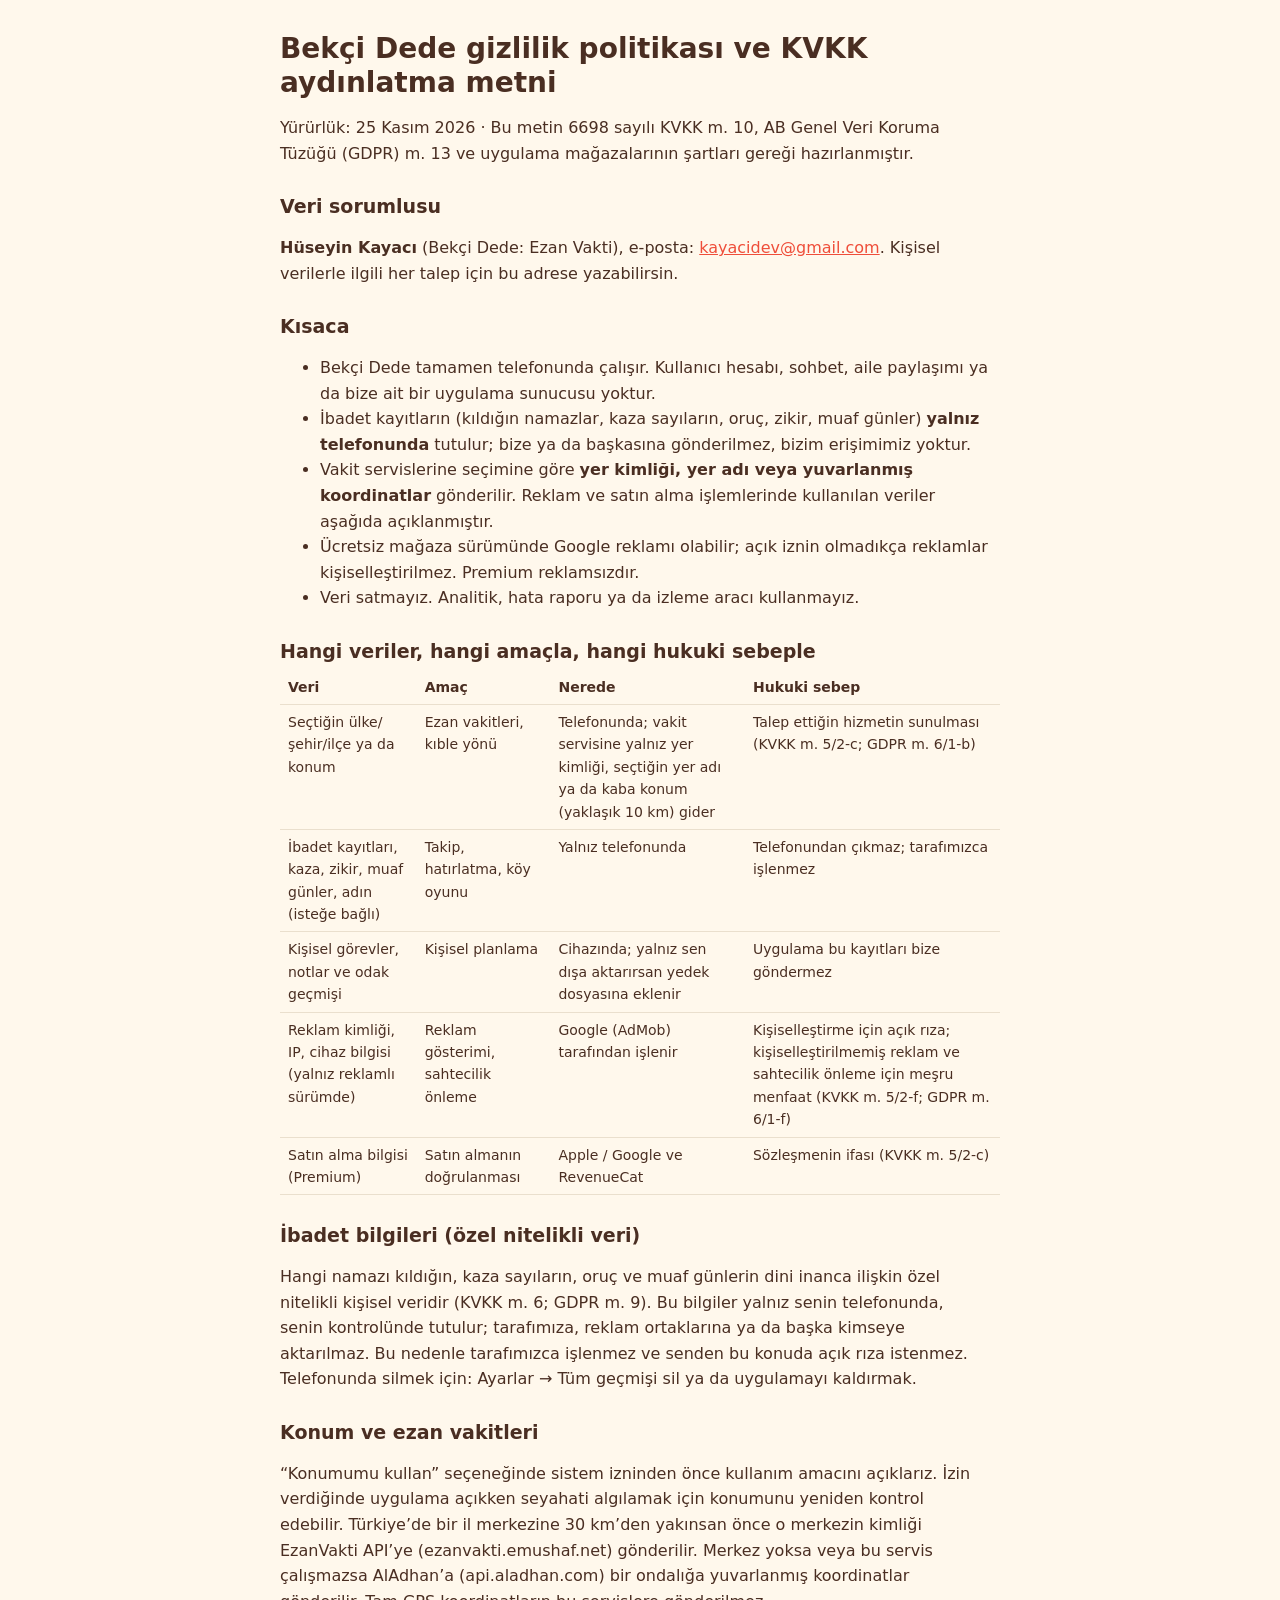
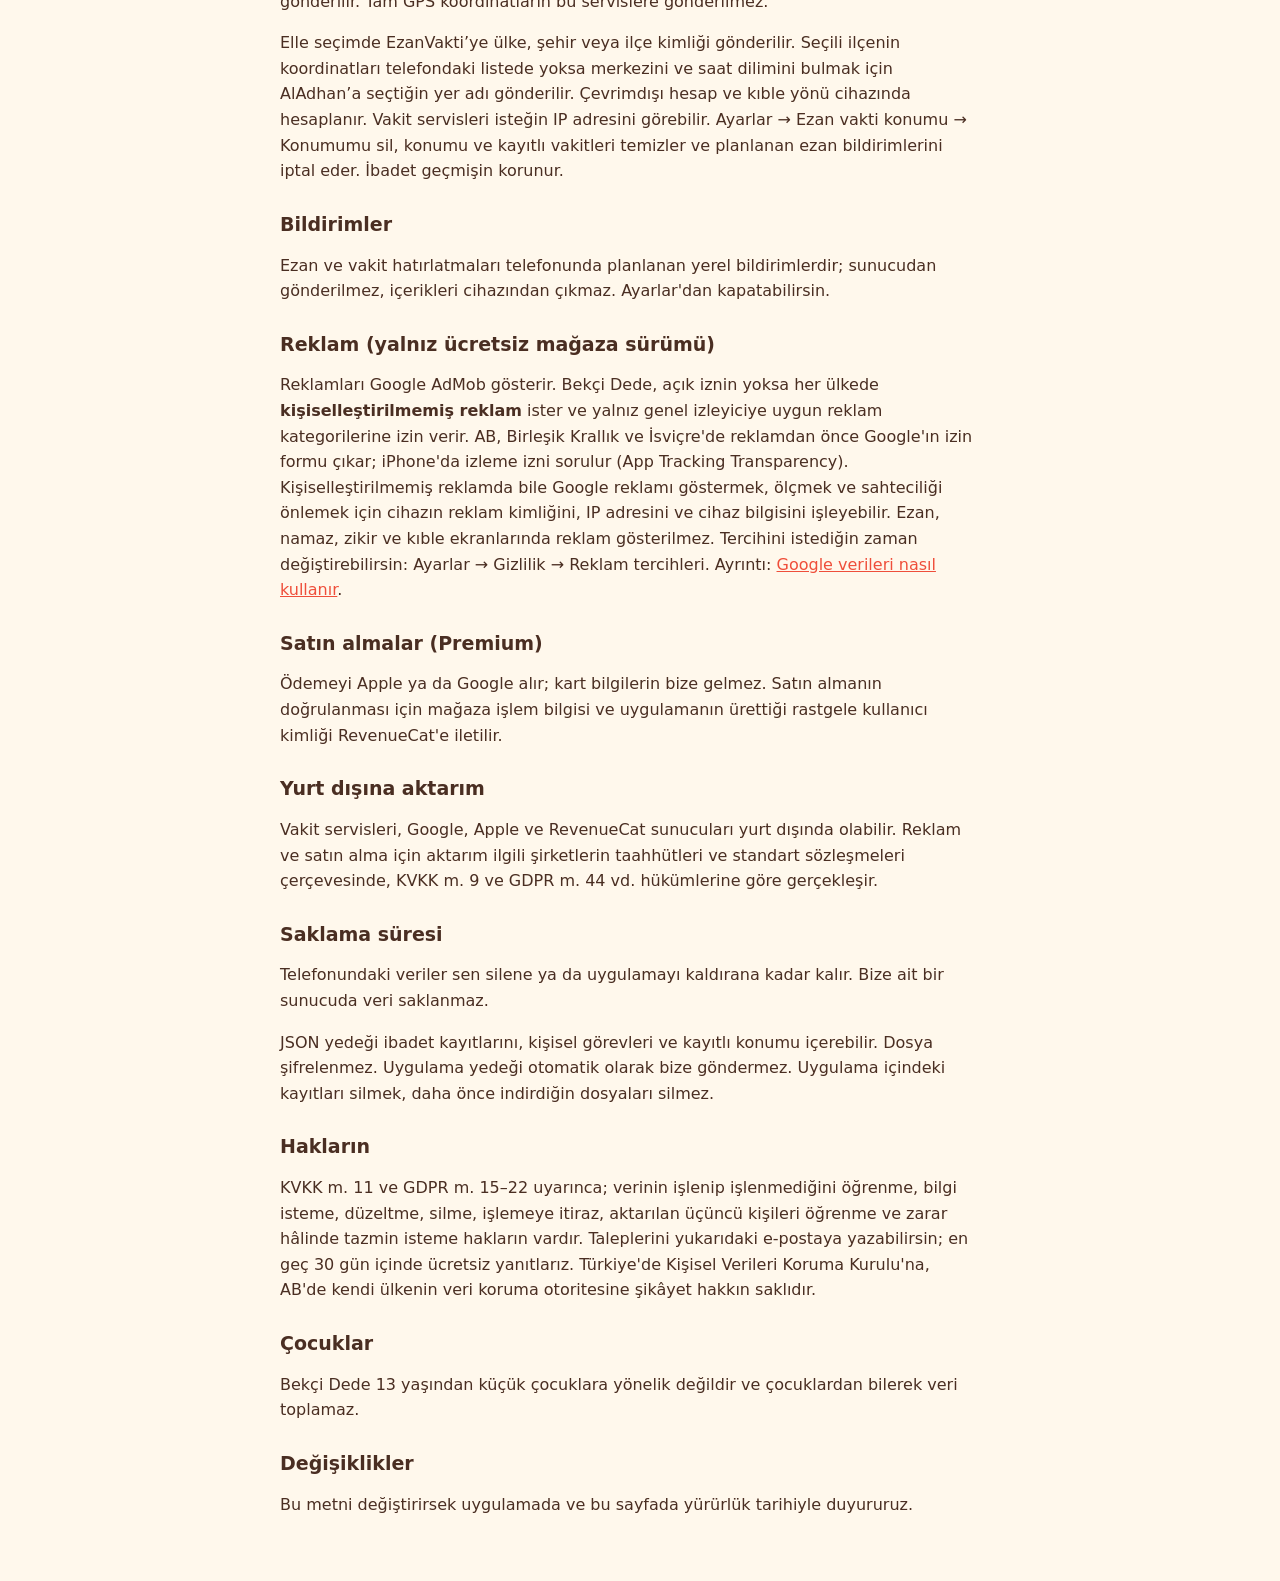
<file: index.html>
<!doctype html>
<html lang="tr">
<head>
<meta charset="utf-8">
<meta name="viewport" content="width=device-width,initial-scale=1,viewport-fit=cover">
<title>Bekçi Dede · Gizlilik</title>
<link rel="stylesheet" href="legal.css">
</head>
<body>
<main>


<section lang="tr" data-doc="privacy">
<h1>Bekçi Dede gizlilik politikası ve KVKK aydınlatma metni</h1>
<p class="sub">Yürürlük: 25 Kasım 2026 · Bu metin 6698 sayılı KVKK m. 10, AB Genel Veri Koruma Tüzüğü (GDPR) m. 13 ve uygulama mağazalarının şartları gereği hazırlanmıştır.</p>
<h2>Veri sorumlusu</h2>
<p><b>Hüseyin Kayacı</b> (Bekçi Dede: Ezan Vakti), e-posta: <a href="mailto:kayacidev@gmail.com">kayacidev@gmail.com</a>. Kişisel verilerle ilgili her talep için bu adrese yazabilirsin.</p>
<h2>Kısaca</h2>
<ul>
<li>Bekçi Dede tamamen telefonunda çalışır. Kullanıcı hesabı, sohbet, aile paylaşımı ya da bize ait bir uygulama sunucusu yoktur.</li>
<li>İbadet kayıtların (kıldığın namazlar, kaza sayıların, oruç, zikir, muaf günler) <b>yalnız telefonunda</b> tutulur; bize ya da başkasına gönderilmez, bizim erişimimiz yoktur.</li>
<li>Vakit servislerine seçimine göre <b>yer kimliği, yer adı veya yuvarlanmış koordinatlar</b> gönderilir. Reklam ve satın alma işlemlerinde kullanılan veriler aşağıda açıklanmıştır.</li>
<li>Ücretsiz mağaza sürümünde Google reklamı olabilir; açık iznin olmadıkça reklamlar kişiselleştirilmez. Premium reklamsızdır.</li>
<li>Veri satmayız. Analitik, hata raporu ya da izleme aracı kullanmayız.</li>
</ul>
<h2>Hangi veriler, hangi amaçla, hangi hukuki sebeple</h2>
<table>
<thead><tr><th>Veri</th><th>Amaç</th><th>Nerede</th><th>Hukuki sebep</th></tr></thead>
<tbody>
<tr><td>Seçtiğin ülke/şehir/ilçe ya da konum</td><td>Ezan vakitleri, kıble yönü</td><td>Telefonunda; vakit servisine yalnız yer kimliği, seçtiğin yer adı ya da kaba konum (yaklaşık 10 km) gider</td><td>Talep ettiğin hizmetin sunulması (KVKK m. 5/2-c; GDPR m. 6/1-b)</td></tr>
<tr><td>İbadet kayıtları, kaza, zikir, muaf günler, adın (isteğe bağlı)</td><td>Takip, hatırlatma, köy oyunu</td><td>Yalnız telefonunda</td><td>Telefonundan çıkmaz; tarafımızca işlenmez</td></tr>
<tr><td>Kişisel görevler, notlar ve odak geçmişi</td><td>Kişisel planlama</td><td>Cihazında; yalnız sen dışa aktarırsan yedek dosyasına eklenir</td><td>Uygulama bu kayıtları bize göndermez</td></tr>
<tr><td>Reklam kimliği, IP, cihaz bilgisi (yalnız reklamlı sürümde)</td><td>Reklam gösterimi, sahtecilik önleme</td><td>Google (AdMob) tarafından işlenir</td><td>Kişiselleştirme için açık rıza; kişiselleştirilmemiş reklam ve sahtecilik önleme için meşru menfaat (KVKK m. 5/2-f; GDPR m. 6/1-f)</td></tr>
<tr><td>Satın alma bilgisi (Premium)</td><td>Satın almanın doğrulanması</td><td>Apple / Google ve RevenueCat</td><td>Sözleşmenin ifası (KVKK m. 5/2-c)</td></tr>
</tbody>
</table>
<h2>İbadet bilgileri (özel nitelikli veri)</h2>
<p>Hangi namazı kıldığın, kaza sayıların, oruç ve muaf günlerin dini inanca ilişkin özel nitelikli kişisel veridir (KVKK m. 6; GDPR m. 9). Bu bilgiler yalnız senin telefonunda, senin kontrolünde tutulur; tarafımıza, reklam ortaklarına ya da başka kimseye aktarılmaz. Bu nedenle tarafımızca işlenmez ve senden bu konuda açık rıza istenmez. Telefonunda silmek için: Ayarlar → Tüm geçmişi sil ya da uygulamayı kaldırmak.</p>
<h2>Konum ve ezan vakitleri</h2>
<p>“Konumumu kullan” seçeneğinde sistem izninden önce kullanım amacını açıklarız. İzin verdiğinde uygulama açıkken seyahati algılamak için konumunu yeniden kontrol edebilir. Türkiye’de bir il merkezine 30 km’den yakınsan önce o merkezin kimliği EzanVakti API’ye (ezanvakti.emushaf.net) gönderilir. Merkez yoksa veya bu servis çalışmazsa AlAdhan’a (api.aladhan.com) bir ondalığa yuvarlanmış koordinatlar gönderilir. Tam GPS koordinatların bu servislere gönderilmez.</p>
<p>Elle seçimde EzanVakti’ye ülke, şehir veya ilçe kimliği gönderilir. Seçili ilçenin koordinatları telefondaki listede yoksa merkezini ve saat dilimini bulmak için AlAdhan’a seçtiğin yer adı gönderilir. Çevrimdışı hesap ve kıble yönü cihazında hesaplanır. Vakit servisleri isteğin IP adresini görebilir. Ayarlar → Ezan vakti konumu → Konumumu sil, konumu ve kayıtlı vakitleri temizler ve planlanan ezan bildirimlerini iptal eder. İbadet geçmişin korunur.</p>
<h2>Bildirimler</h2>
<p>Ezan ve vakit hatırlatmaları telefonunda planlanan yerel bildirimlerdir; sunucudan gönderilmez, içerikleri cihazından çıkmaz. Ayarlar'dan kapatabilirsin.</p>
<h2>Reklam (yalnız ücretsiz mağaza sürümü)</h2>
<p>Reklamları Google AdMob gösterir. Bekçi Dede, açık iznin yoksa her ülkede <b>kişiselleştirilmemiş reklam</b> ister ve yalnız genel izleyiciye uygun reklam kategorilerine izin verir. AB, Birleşik Krallık ve İsviçre'de reklamdan önce Google'ın izin formu çıkar; iPhone'da izleme izni sorulur (App Tracking Transparency). Kişiselleştirilmemiş reklamda bile Google reklamı göstermek, ölçmek ve sahteciliği önlemek için cihazın reklam kimliğini, IP adresini ve cihaz bilgisini işleyebilir. Ezan, namaz, zikir ve kıble ekranlarında reklam gösterilmez. Tercihini istediğin zaman değiştirebilirsin: Ayarlar → Gizlilik → Reklam tercihleri. Ayrıntı: <a href="https://policies.google.com/technologies/partner-sites">Google verileri nasıl kullanır</a>.</p>
<h2>Satın almalar (Premium)</h2>
<p>Ödemeyi Apple ya da Google alır; kart bilgilerin bize gelmez. Satın almanın doğrulanması için mağaza işlem bilgisi ve uygulamanın ürettiği rastgele kullanıcı kimliği RevenueCat'e iletilir.</p>
<h2>Yurt dışına aktarım</h2>
<p>Vakit servisleri, Google, Apple ve RevenueCat sunucuları yurt dışında olabilir. Reklam ve satın alma için aktarım ilgili şirketlerin taahhütleri ve standart sözleşmeleri çerçevesinde, KVKK m. 9 ve GDPR m. 44 vd. hükümlerine göre gerçekleşir.</p>
<h2>Saklama süresi</h2>
<p>Telefonundaki veriler sen silene ya da uygulamayı kaldırana kadar kalır. Bize ait bir sunucuda veri saklanmaz.</p>
<p>JSON yedeği ibadet kayıtlarını, kişisel görevleri ve kayıtlı konumu içerebilir. Dosya şifrelenmez. Uygulama yedeği otomatik olarak bize göndermez. Uygulama içindeki kayıtları silmek, daha önce indirdiğin dosyaları silmez.</p>
<h2>Hakların</h2>
<p>KVKK m. 11 ve GDPR m. 15–22 uyarınca; verinin işlenip işlenmediğini öğrenme, bilgi isteme, düzeltme, silme, işlemeye itiraz, aktarılan üçüncü kişileri öğrenme ve zarar hâlinde tazmin isteme hakların vardır. Taleplerini yukarıdaki e-postaya yazabilirsin; en geç 30 gün içinde ücretsiz yanıtlarız. Türkiye'de Kişisel Verileri Koruma Kurulu'na, AB'de kendi ülkenin veri koruma otoritesine şikâyet hakkın saklıdır.</p>
<h2>Çocuklar</h2>
<p>Bekçi Dede 13 yaşından küçük çocuklara yönelik değildir ve çocuklardan bilerek veri toplamaz.</p>
<h2>Değişiklikler</h2>
<p>Bu metni değiştirirsek uygulamada ve bu sayfada yürürlük tarihiyle duyururuz.</p>
</section>
</main>
<script src="legal.js"></script>
</body>
</html>
</file>
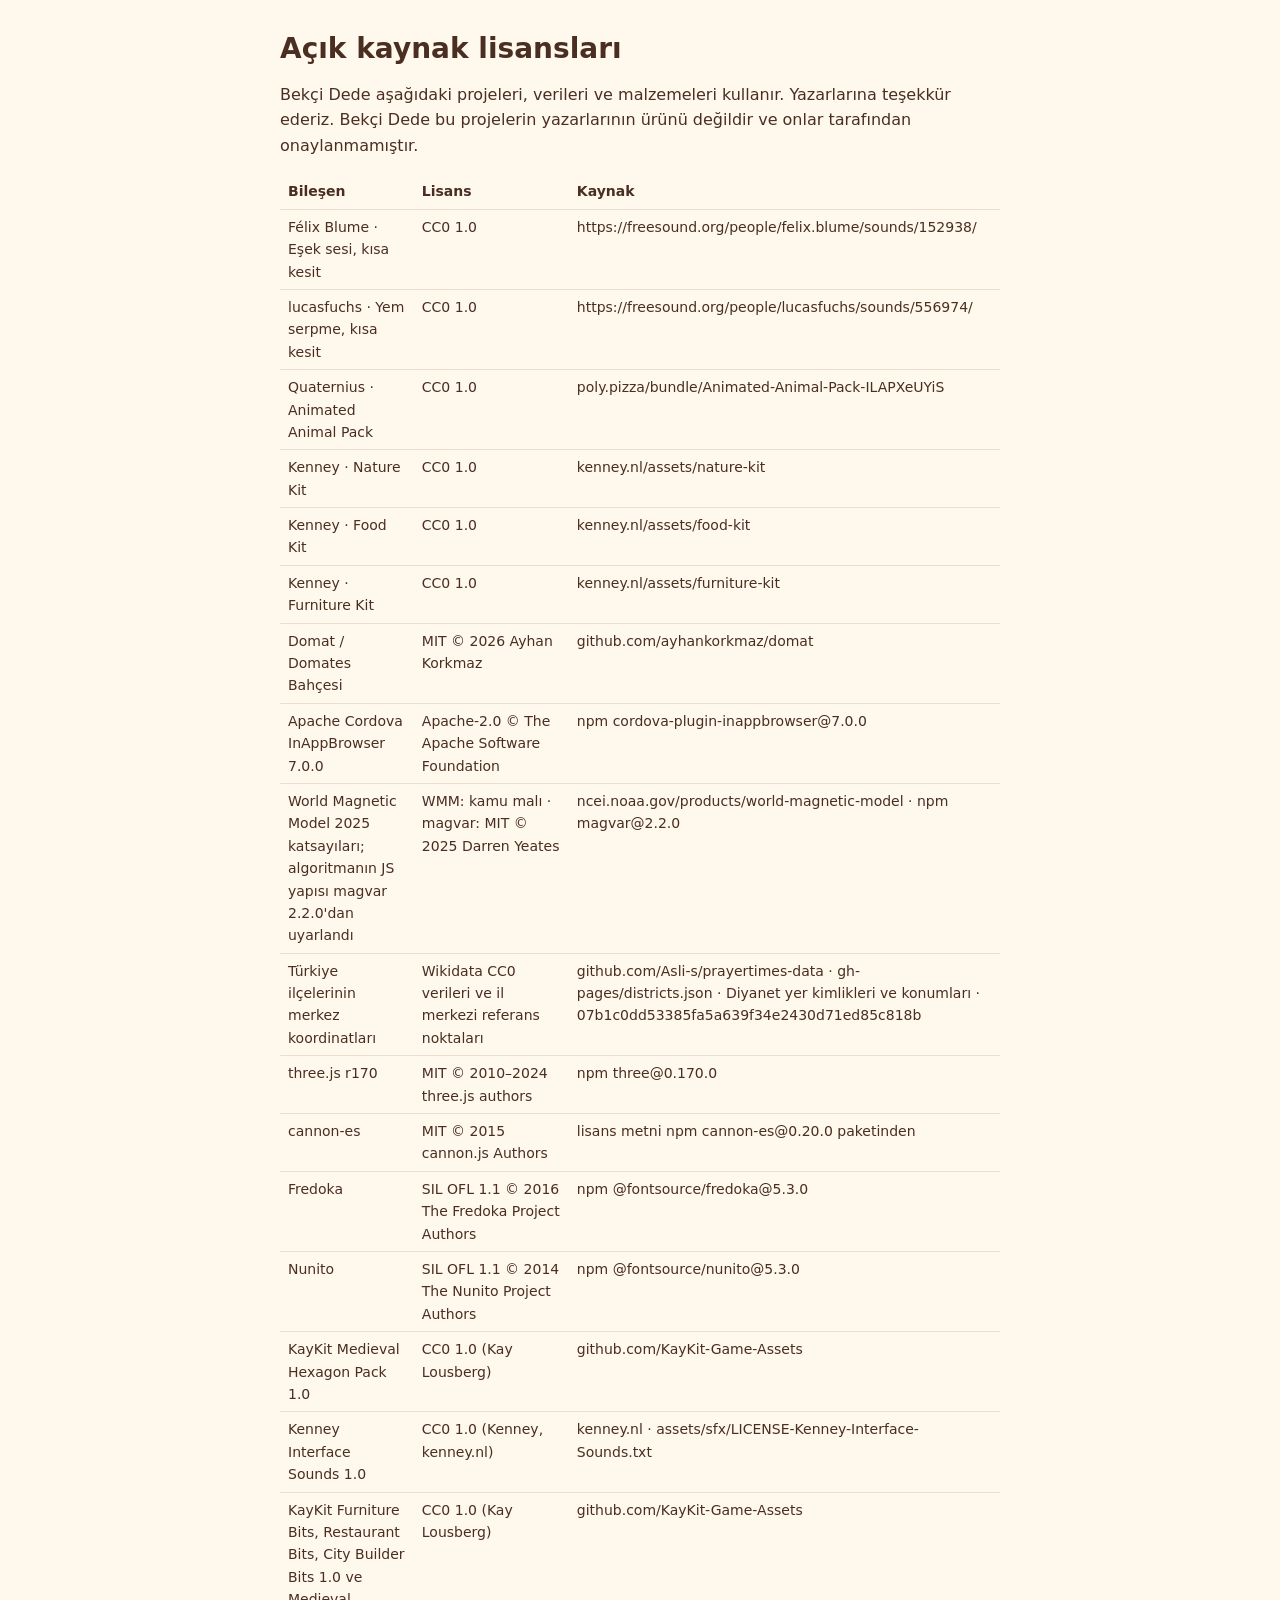
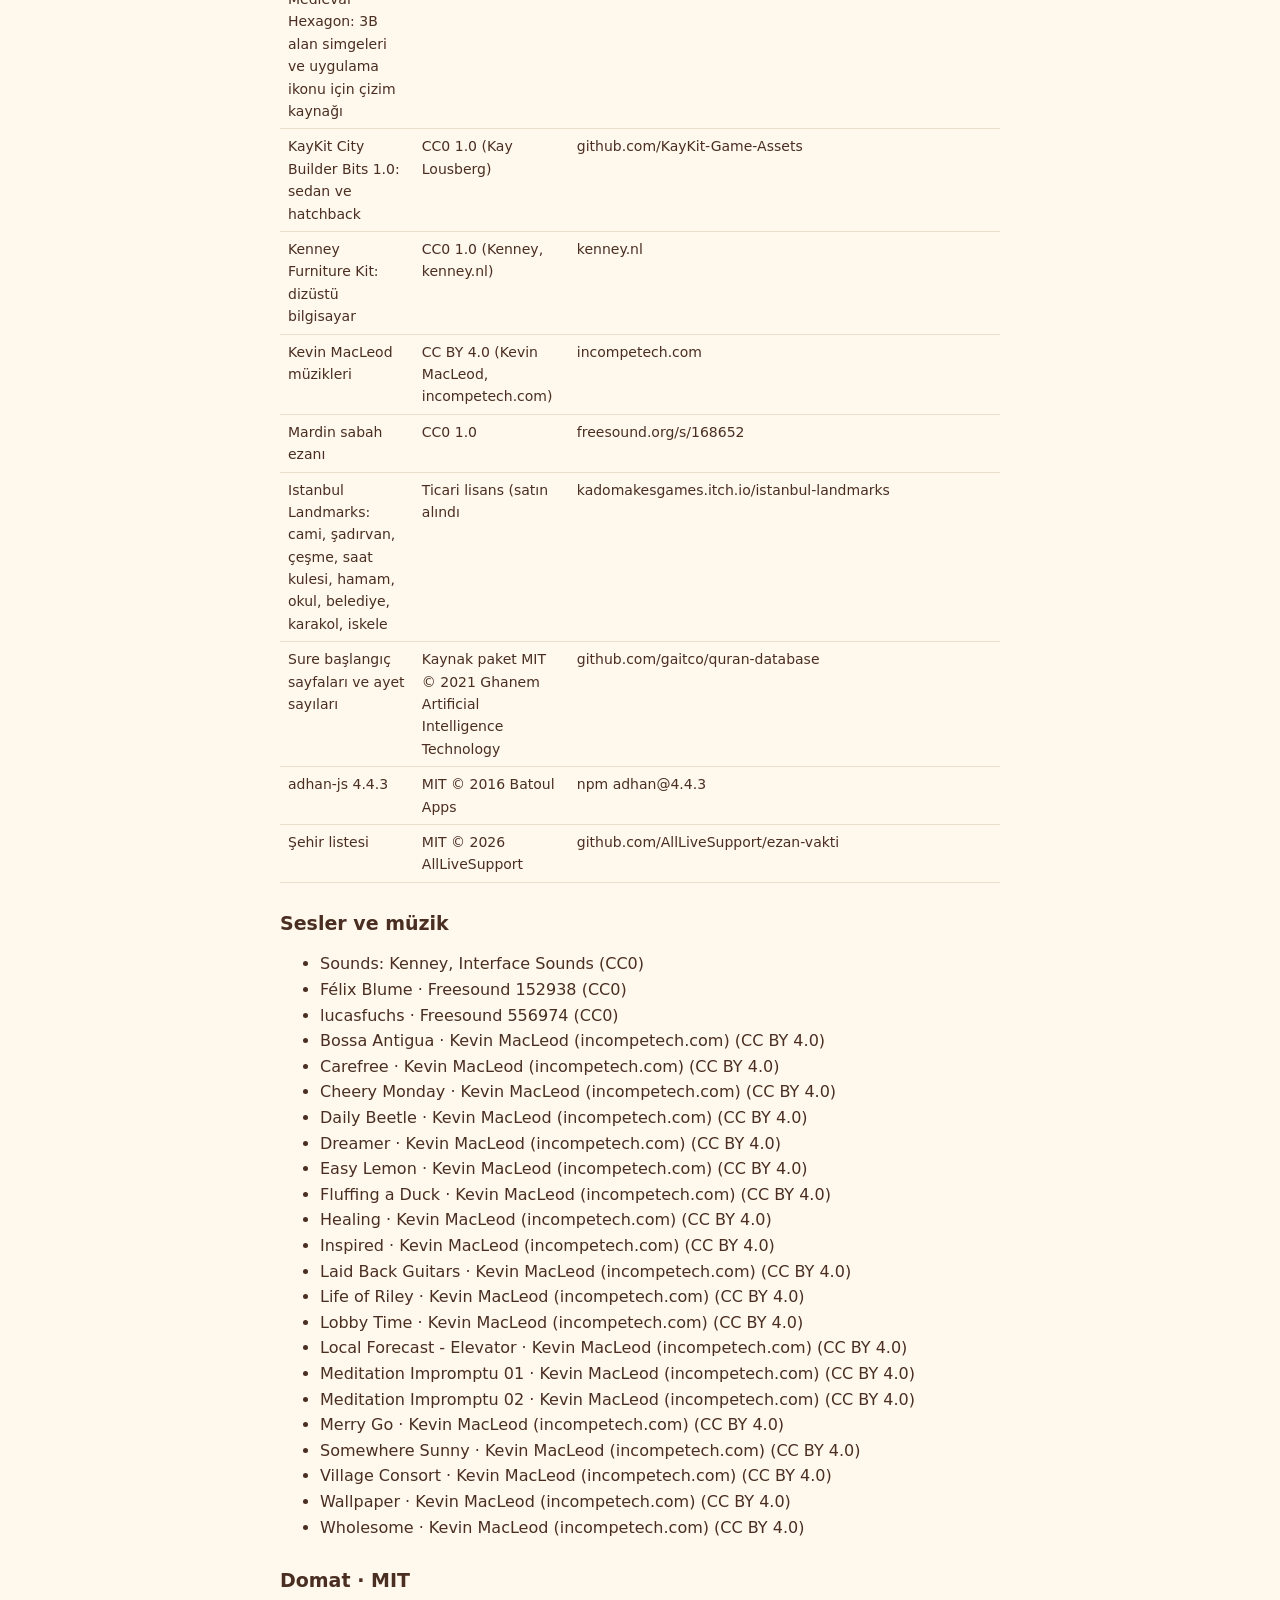
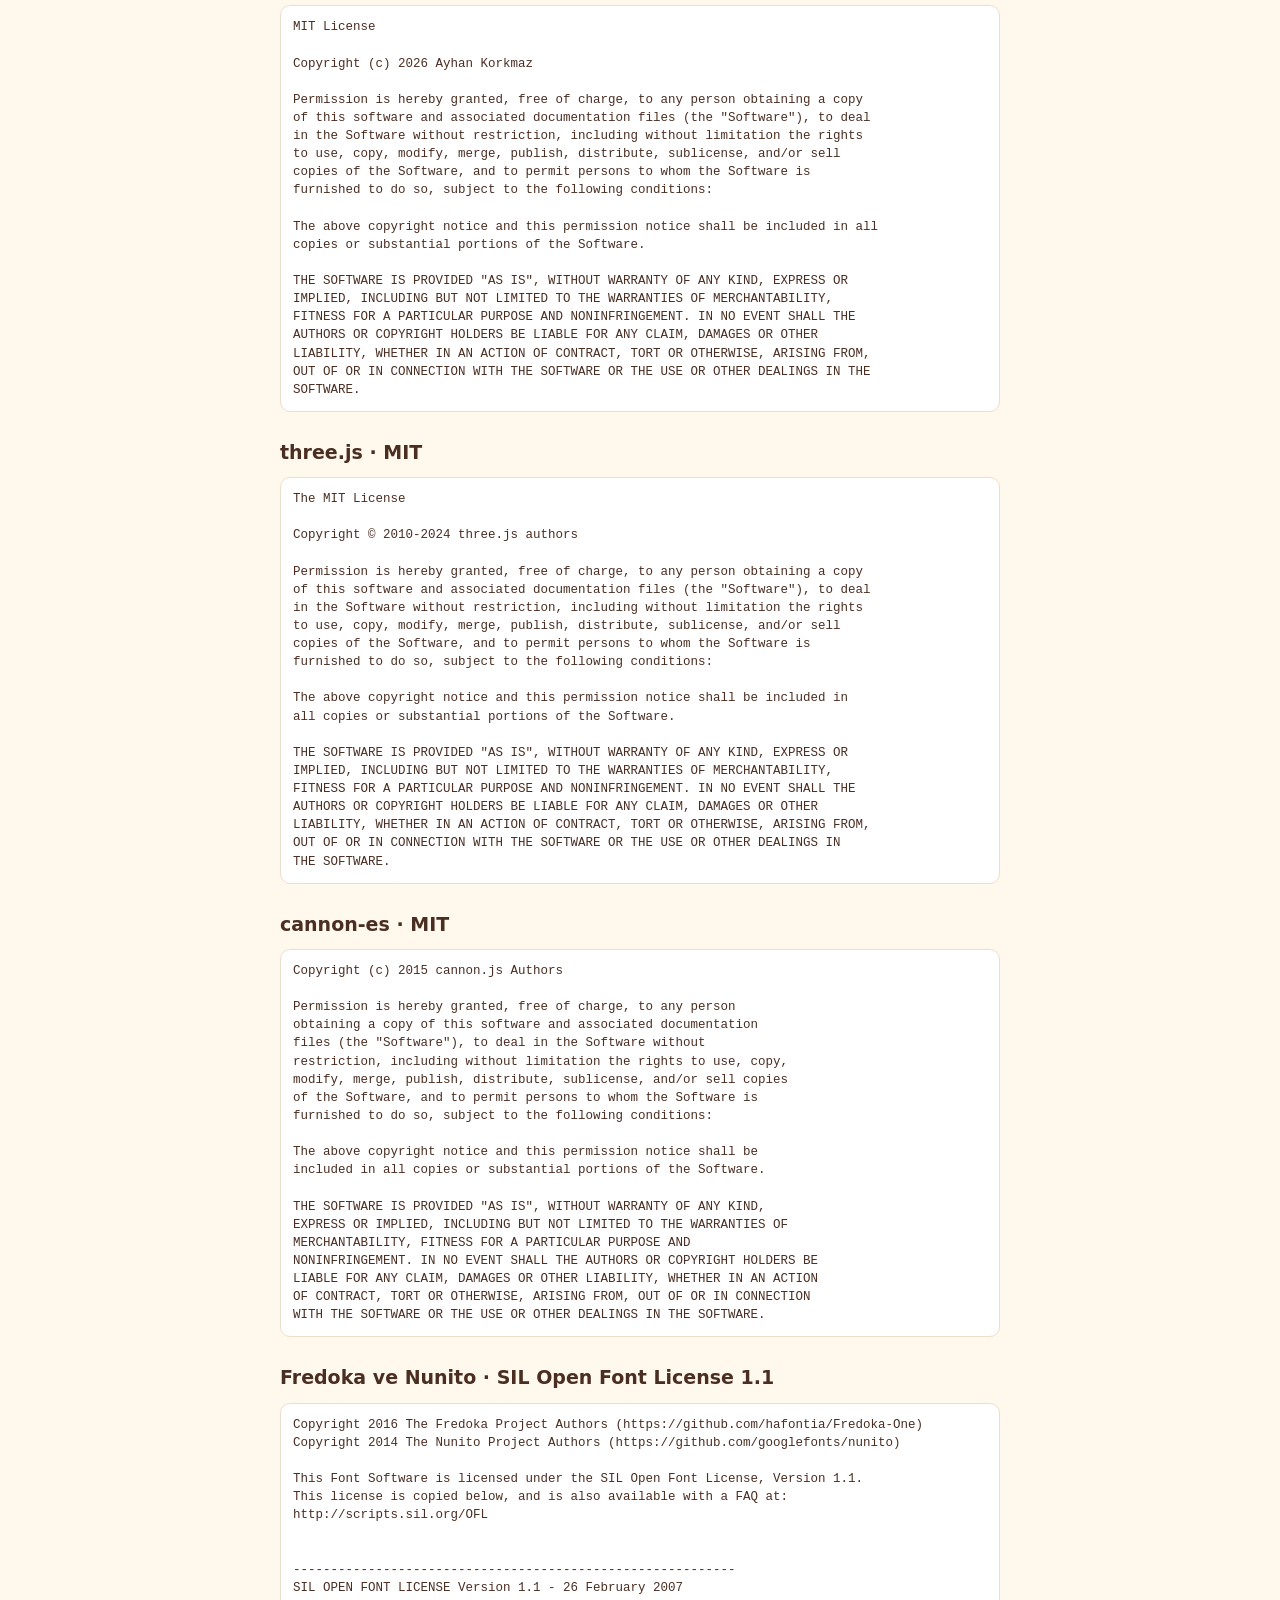
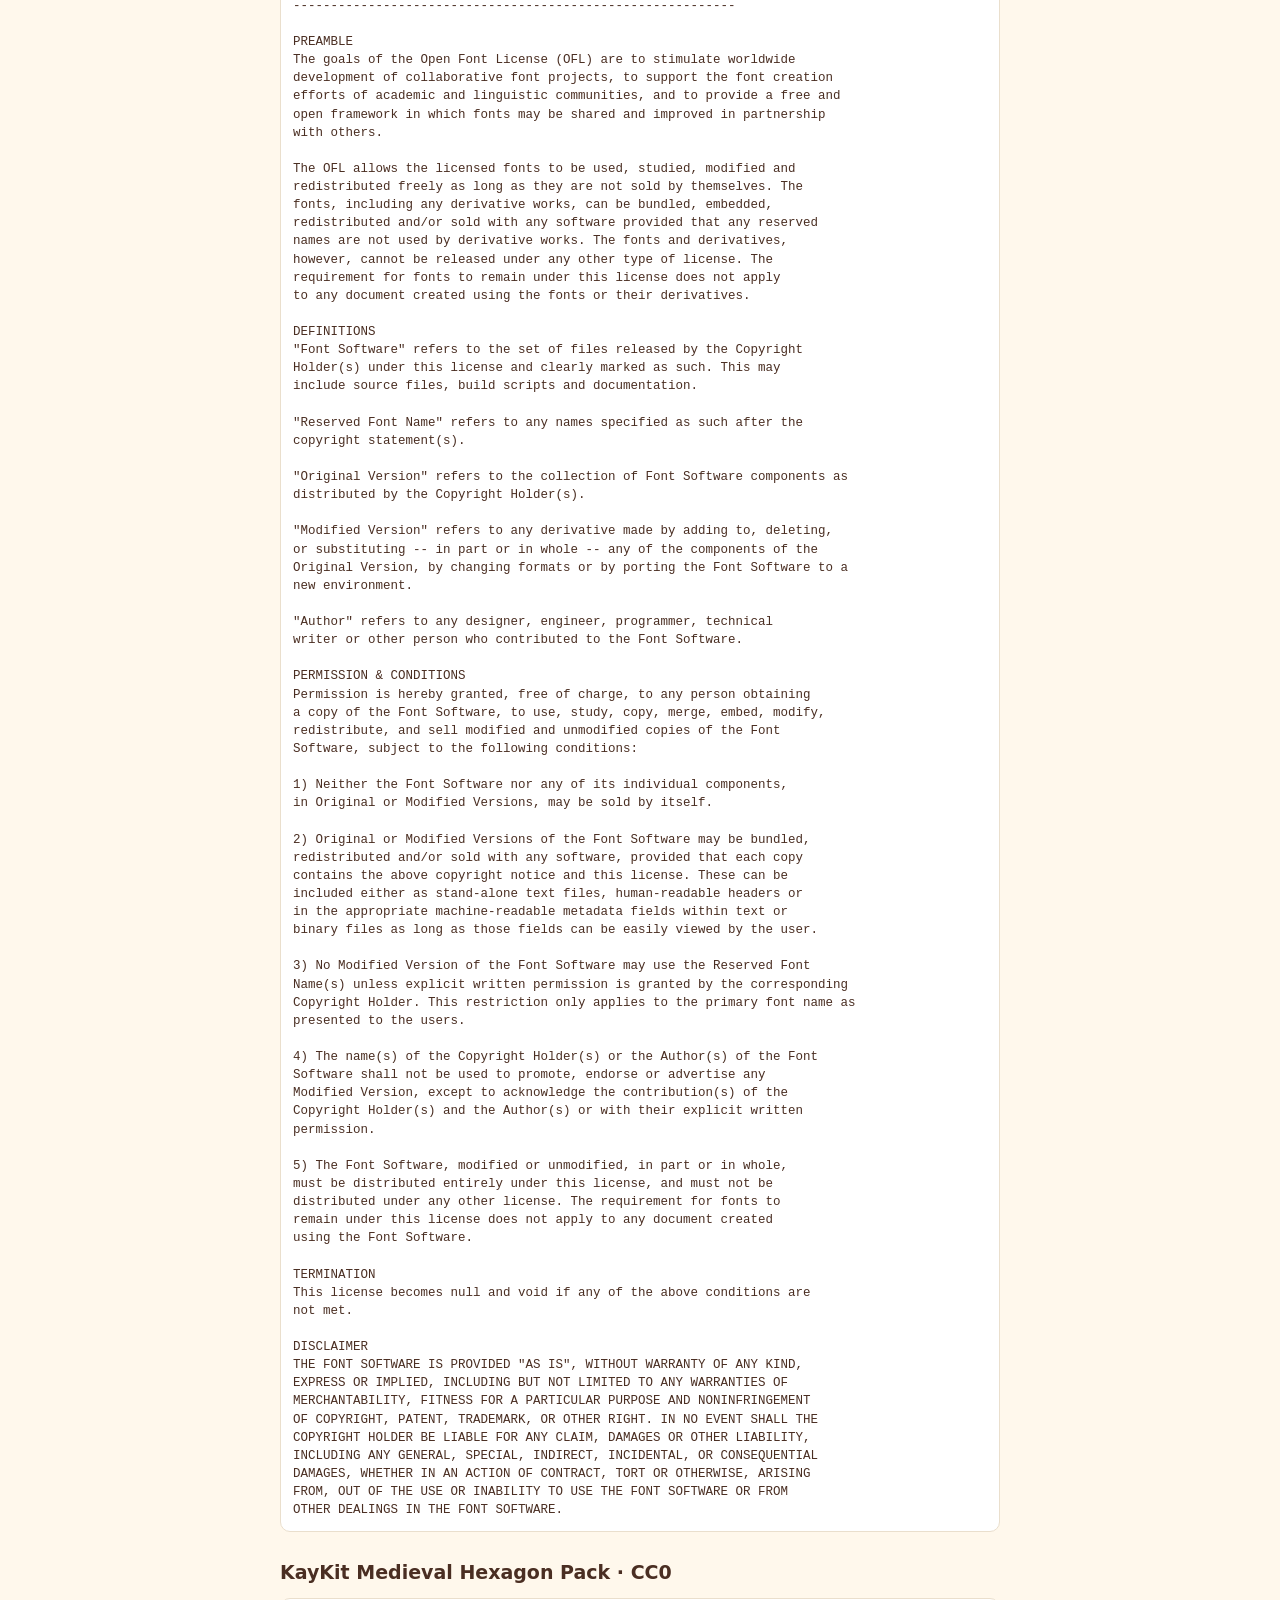
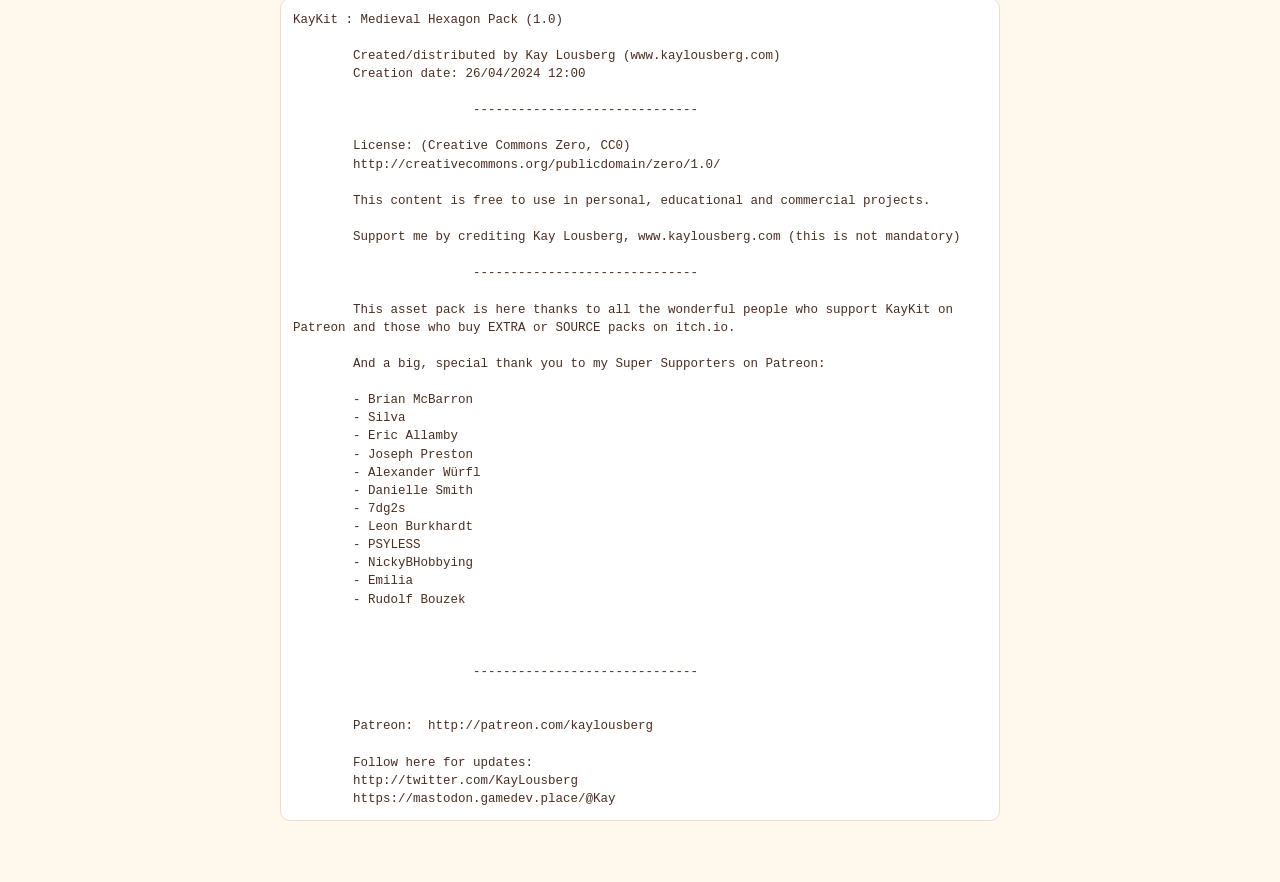
<file: licenses.html>
<!doctype html>
<html lang="tr">
<head>
<meta charset="utf-8">
<meta name="viewport" content="width=device-width,initial-scale=1,viewport-fit=cover">
<title>Bekçi Dede · Lisanslar</title>
<link rel="stylesheet" href="legal.css">
</head>
<body>
<main>
<section lang="tr" data-doc="licenses"><h1>Açık kaynak lisansları</h1><p>Bekçi Dede aşağıdaki projeleri, verileri ve malzemeleri kullanır. Yazarlarına teşekkür ederiz. Bekçi Dede bu projelerin yazarlarının ürünü değildir ve onlar tarafından onaylanmamıştır.</p></section>
<div data-doc="licenses-body">
<div class="tw"><table><thead><tr><th>Bileşen</th><th>Lisans</th><th>Kaynak</th></tr></thead><tbody>
<tr><td>Félix Blume · Eşek sesi, kısa kesit</td><td>CC0 1.0</td><td>https://freesound.org/people/felix.blume/sounds/152938/</td></tr>
<tr><td>lucasfuchs · Yem serpme, kısa kesit</td><td>CC0 1.0</td><td>https://freesound.org/people/lucasfuchs/sounds/556974/</td></tr>
<tr><td>Quaternius · Animated Animal Pack</td><td>CC0 1.0</td><td>poly.pizza/bundle/Animated-Animal-Pack-ILAPXeUYiS</td></tr>
<tr><td>Kenney · Nature Kit</td><td>CC0 1.0</td><td>kenney.nl/assets/nature-kit</td></tr>
<tr><td>Kenney · Food Kit</td><td>CC0 1.0</td><td>kenney.nl/assets/food-kit</td></tr>
<tr><td>Kenney · Furniture Kit</td><td>CC0 1.0</td><td>kenney.nl/assets/furniture-kit</td></tr>
<tr><td>Domat / Domates Bahçesi</td><td>MIT © 2026 Ayhan Korkmaz</td><td>github.com/ayhankorkmaz/domat</td></tr>
<tr><td>Apache Cordova InAppBrowser 7.0.0</td><td>Apache-2.0 © The Apache Software Foundation</td><td>npm cordova-plugin-inappbrowser@7.0.0</td></tr>
<tr><td>World Magnetic Model 2025 katsayıları; algoritmanın JS yapısı magvar 2.2.0&#x27;dan uyarlandı</td><td>WMM: kamu malı · magvar: MIT © 2025 Darren Yeates</td><td>ncei.noaa.gov/products/world-magnetic-model · npm magvar@2.2.0</td></tr>
<tr><td>Türkiye ilçelerinin merkez koordinatları</td><td>Wikidata CC0 verileri ve il merkezi referans noktaları</td><td>github.com/Asli-s/prayertimes-data · gh-pages/districts.json · Diyanet yer kimlikleri ve konumları · 07b1c0dd53385fa5a639f34e2430d71ed85c818b</td></tr>
<tr><td>three.js r170</td><td>MIT © 2010–2024 three.js authors</td><td>npm three@0.170.0</td></tr>
<tr><td>cannon-es</td><td>MIT © 2015 cannon.js Authors</td><td>lisans metni npm cannon-es@0.20.0 paketinden</td></tr>
<tr><td>Fredoka</td><td>SIL OFL 1.1 © 2016 The Fredoka Project Authors</td><td>npm @fontsource/fredoka@5.3.0</td></tr>
<tr><td>Nunito</td><td>SIL OFL 1.1 © 2014 The Nunito Project Authors</td><td>npm @fontsource/nunito@5.3.0</td></tr>
<tr><td>KayKit Medieval Hexagon Pack 1.0</td><td>CC0 1.0 (Kay Lousberg)</td><td>github.com/KayKit-Game-Assets</td></tr>
<tr><td>Kenney Interface Sounds 1.0</td><td>CC0 1.0 (Kenney, kenney.nl)</td><td>kenney.nl · assets/sfx/LICENSE-Kenney-Interface-Sounds.txt</td></tr>
<tr><td>KayKit Furniture Bits, Restaurant Bits, City Builder Bits 1.0 ve Medieval Hexagon: 3B alan simgeleri ve uygulama ikonu için çizim kaynağı</td><td>CC0 1.0 (Kay Lousberg)</td><td>github.com/KayKit-Game-Assets</td></tr>
<tr><td>KayKit City Builder Bits 1.0: sedan ve hatchback</td><td>CC0 1.0 (Kay Lousberg)</td><td>github.com/KayKit-Game-Assets</td></tr>
<tr><td>Kenney Furniture Kit: dizüstü bilgisayar</td><td>CC0 1.0 (Kenney, kenney.nl)</td><td>kenney.nl</td></tr>
<tr><td>Kevin MacLeod müzikleri</td><td>CC BY 4.0 (Kevin MacLeod, incompetech.com)</td><td>incompetech.com</td></tr>
<tr><td>Mardin sabah ezanı</td><td>CC0 1.0</td><td>freesound.org/s/168652</td></tr>
<tr><td>Istanbul Landmarks: cami, şadırvan, çeşme, saat kulesi, hamam, okul, belediye, karakol, iskele</td><td>Ticari lisans (satın alındı</td><td>kadomakesgames.itch.io/istanbul-landmarks</td></tr>
<tr><td>Sure başlangıç sayfaları ve ayet sayıları</td><td>Kaynak paket MIT © 2021 Ghanem Artificial Intelligence Technology</td><td>github.com/gaitco/quran-database</td></tr>
<tr><td>adhan-js 4.4.3</td><td>MIT © 2016 Batoul Apps</td><td>npm adhan@4.4.3</td></tr>
<tr><td>Şehir listesi</td><td>MIT © 2026 AllLiveSupport</td><td>github.com/AllLiveSupport/ezan-vakti</td></tr>
</tbody></table></div>
<h2>Sesler ve müzik</h2><ul><li>Sounds: Kenney, Interface Sounds (CC0)</li><li>Félix Blume · Freesound 152938 (CC0)</li><li>lucasfuchs · Freesound 556974 (CC0)</li><li>Bossa Antigua · Kevin MacLeod (incompetech.com) (CC BY 4.0)</li><li>Carefree · Kevin MacLeod (incompetech.com) (CC BY 4.0)</li><li>Cheery Monday · Kevin MacLeod (incompetech.com) (CC BY 4.0)</li><li>Daily Beetle · Kevin MacLeod (incompetech.com) (CC BY 4.0)</li><li>Dreamer · Kevin MacLeod (incompetech.com) (CC BY 4.0)</li><li>Easy Lemon · Kevin MacLeod (incompetech.com) (CC BY 4.0)</li><li>Fluffing a Duck · Kevin MacLeod (incompetech.com) (CC BY 4.0)</li><li>Healing · Kevin MacLeod (incompetech.com) (CC BY 4.0)</li><li>Inspired · Kevin MacLeod (incompetech.com) (CC BY 4.0)</li><li>Laid Back Guitars · Kevin MacLeod (incompetech.com) (CC BY 4.0)</li><li>Life of Riley · Kevin MacLeod (incompetech.com) (CC BY 4.0)</li><li>Lobby Time · Kevin MacLeod (incompetech.com) (CC BY 4.0)</li><li>Local Forecast - Elevator · Kevin MacLeod (incompetech.com) (CC BY 4.0)</li><li>Meditation Impromptu 01 · Kevin MacLeod (incompetech.com) (CC BY 4.0)</li><li>Meditation Impromptu 02 · Kevin MacLeod (incompetech.com) (CC BY 4.0)</li><li>Merry Go · Kevin MacLeod (incompetech.com) (CC BY 4.0)</li><li>Somewhere Sunny · Kevin MacLeod (incompetech.com) (CC BY 4.0)</li><li>Village Consort · Kevin MacLeod (incompetech.com) (CC BY 4.0)</li><li>Wallpaper · Kevin MacLeod (incompetech.com) (CC BY 4.0)</li><li>Wholesome · Kevin MacLeod (incompetech.com) (CC BY 4.0)</li></ul>
<h2>Domat · MIT</h2><pre>MIT License

Copyright (c) 2026 Ayhan Korkmaz

Permission is hereby granted, free of charge, to any person obtaining a copy
of this software and associated documentation files (the &quot;Software&quot;), to deal
in the Software without restriction, including without limitation the rights
to use, copy, modify, merge, publish, distribute, sublicense, and/or sell
copies of the Software, and to permit persons to whom the Software is
furnished to do so, subject to the following conditions:

The above copyright notice and this permission notice shall be included in all
copies or substantial portions of the Software.

THE SOFTWARE IS PROVIDED &quot;AS IS&quot;, WITHOUT WARRANTY OF ANY KIND, EXPRESS OR
IMPLIED, INCLUDING BUT NOT LIMITED TO THE WARRANTIES OF MERCHANTABILITY,
FITNESS FOR A PARTICULAR PURPOSE AND NONINFRINGEMENT. IN NO EVENT SHALL THE
AUTHORS OR COPYRIGHT HOLDERS BE LIABLE FOR ANY CLAIM, DAMAGES OR OTHER
LIABILITY, WHETHER IN AN ACTION OF CONTRACT, TORT OR OTHERWISE, ARISING FROM,
OUT OF OR IN CONNECTION WITH THE SOFTWARE OR THE USE OR OTHER DEALINGS IN THE
SOFTWARE.</pre>
<h2>three.js · MIT</h2><pre>The MIT License

Copyright © 2010-2024 three.js authors

Permission is hereby granted, free of charge, to any person obtaining a copy
of this software and associated documentation files (the &quot;Software&quot;), to deal
in the Software without restriction, including without limitation the rights
to use, copy, modify, merge, publish, distribute, sublicense, and/or sell
copies of the Software, and to permit persons to whom the Software is
furnished to do so, subject to the following conditions:

The above copyright notice and this permission notice shall be included in
all copies or substantial portions of the Software.

THE SOFTWARE IS PROVIDED &quot;AS IS&quot;, WITHOUT WARRANTY OF ANY KIND, EXPRESS OR
IMPLIED, INCLUDING BUT NOT LIMITED TO THE WARRANTIES OF MERCHANTABILITY,
FITNESS FOR A PARTICULAR PURPOSE AND NONINFRINGEMENT. IN NO EVENT SHALL THE
AUTHORS OR COPYRIGHT HOLDERS BE LIABLE FOR ANY CLAIM, DAMAGES OR OTHER
LIABILITY, WHETHER IN AN ACTION OF CONTRACT, TORT OR OTHERWISE, ARISING FROM,
OUT OF OR IN CONNECTION WITH THE SOFTWARE OR THE USE OR OTHER DEALINGS IN
THE SOFTWARE.</pre>
<h2>cannon-es · MIT</h2><pre>Copyright (c) 2015 cannon.js Authors

Permission is hereby granted, free of charge, to any person
obtaining a copy of this software and associated documentation
files (the &quot;Software&quot;), to deal in the Software without
restriction, including without limitation the rights to use, copy,
modify, merge, publish, distribute, sublicense, and/or sell copies
of the Software, and to permit persons to whom the Software is
furnished to do so, subject to the following conditions:

The above copyright notice and this permission notice shall be
included in all copies or substantial portions of the Software.

THE SOFTWARE IS PROVIDED &quot;AS IS&quot;, WITHOUT WARRANTY OF ANY KIND,
EXPRESS OR IMPLIED, INCLUDING BUT NOT LIMITED TO THE WARRANTIES OF
MERCHANTABILITY, FITNESS FOR A PARTICULAR PURPOSE AND
NONINFRINGEMENT. IN NO EVENT SHALL THE AUTHORS OR COPYRIGHT HOLDERS BE
LIABLE FOR ANY CLAIM, DAMAGES OR OTHER LIABILITY, WHETHER IN AN ACTION
OF CONTRACT, TORT OR OTHERWISE, ARISING FROM, OUT OF OR IN CONNECTION
WITH THE SOFTWARE OR THE USE OR OTHER DEALINGS IN THE SOFTWARE.</pre>
<h2>Fredoka ve Nunito · SIL Open Font License 1.1</h2><pre>Copyright 2016 The Fredoka Project Authors (https://github.com/hafontia/Fredoka-One)
Copyright 2014 The Nunito Project Authors (https://github.com/googlefonts/nunito)

This Font Software is licensed under the SIL Open Font License, Version 1.1.
This license is copied below, and is also available with a FAQ at:
http://scripts.sil.org/OFL


-----------------------------------------------------------
SIL OPEN FONT LICENSE Version 1.1 - 26 February 2007
-----------------------------------------------------------

PREAMBLE
The goals of the Open Font License (OFL) are to stimulate worldwide
development of collaborative font projects, to support the font creation
efforts of academic and linguistic communities, and to provide a free and
open framework in which fonts may be shared and improved in partnership
with others.

The OFL allows the licensed fonts to be used, studied, modified and
redistributed freely as long as they are not sold by themselves. The
fonts, including any derivative works, can be bundled, embedded,
redistributed and/or sold with any software provided that any reserved
names are not used by derivative works. The fonts and derivatives,
however, cannot be released under any other type of license. The
requirement for fonts to remain under this license does not apply
to any document created using the fonts or their derivatives.

DEFINITIONS
&quot;Font Software&quot; refers to the set of files released by the Copyright
Holder(s) under this license and clearly marked as such. This may
include source files, build scripts and documentation.

&quot;Reserved Font Name&quot; refers to any names specified as such after the
copyright statement(s).

&quot;Original Version&quot; refers to the collection of Font Software components as
distributed by the Copyright Holder(s).

&quot;Modified Version&quot; refers to any derivative made by adding to, deleting,
or substituting -- in part or in whole -- any of the components of the
Original Version, by changing formats or by porting the Font Software to a
new environment.

&quot;Author&quot; refers to any designer, engineer, programmer, technical
writer or other person who contributed to the Font Software.

PERMISSION &amp; CONDITIONS
Permission is hereby granted, free of charge, to any person obtaining
a copy of the Font Software, to use, study, copy, merge, embed, modify,
redistribute, and sell modified and unmodified copies of the Font
Software, subject to the following conditions:

1) Neither the Font Software nor any of its individual components,
in Original or Modified Versions, may be sold by itself.

2) Original or Modified Versions of the Font Software may be bundled,
redistributed and/or sold with any software, provided that each copy
contains the above copyright notice and this license. These can be
included either as stand-alone text files, human-readable headers or
in the appropriate machine-readable metadata fields within text or
binary files as long as those fields can be easily viewed by the user.

3) No Modified Version of the Font Software may use the Reserved Font
Name(s) unless explicit written permission is granted by the corresponding
Copyright Holder. This restriction only applies to the primary font name as
presented to the users.

4) The name(s) of the Copyright Holder(s) or the Author(s) of the Font
Software shall not be used to promote, endorse or advertise any
Modified Version, except to acknowledge the contribution(s) of the
Copyright Holder(s) and the Author(s) or with their explicit written
permission.

5) The Font Software, modified or unmodified, in part or in whole,
must be distributed entirely under this license, and must not be
distributed under any other license. The requirement for fonts to
remain under this license does not apply to any document created
using the Font Software.

TERMINATION
This license becomes null and void if any of the above conditions are
not met.

DISCLAIMER
THE FONT SOFTWARE IS PROVIDED &quot;AS IS&quot;, WITHOUT WARRANTY OF ANY KIND,
EXPRESS OR IMPLIED, INCLUDING BUT NOT LIMITED TO ANY WARRANTIES OF
MERCHANTABILITY, FITNESS FOR A PARTICULAR PURPOSE AND NONINFRINGEMENT
OF COPYRIGHT, PATENT, TRADEMARK, OR OTHER RIGHT. IN NO EVENT SHALL THE
COPYRIGHT HOLDER BE LIABLE FOR ANY CLAIM, DAMAGES OR OTHER LIABILITY,
INCLUDING ANY GENERAL, SPECIAL, INDIRECT, INCIDENTAL, OR CONSEQUENTIAL
DAMAGES, WHETHER IN AN ACTION OF CONTRACT, TORT OR OTHERWISE, ARISING
FROM, OUT OF THE USE OR INABILITY TO USE THE FONT SOFTWARE OR FROM
OTHER DEALINGS IN THE FONT SOFTWARE.</pre>
<h2>KayKit Medieval Hexagon Pack · CC0</h2><pre>KayKit : Medieval Hexagon Pack (1.0)

	Created/distributed by Kay Lousberg (www.kaylousberg.com)
	Creation date: 26/04/2024 12:00

			------------------------------

	License: (Creative Commons Zero, CC0)
	http://creativecommons.org/publicdomain/zero/1.0/

	This content is free to use in personal, educational and commercial projects.

	Support me by crediting Kay Lousberg, www.kaylousberg.com (this is not mandatory)

			------------------------------

	This asset pack is here thanks to all the wonderful people who support KayKit on Patreon and those who buy EXTRA or SOURCE packs on itch.io.

	And a big, special thank you to my Super Supporters on Patreon:

	- Brian McBarron
	- Silva
	- Eric Allamby
	- Joseph Preston
	- Alexander Würfl
	- Danielle Smith
	- 7dg2s
	- Leon Burkhardt
	- PSYLESS
	- NickyBHobbying
	- Emilia
	- Rudolf Bouzek



			------------------------------


	Patreon:  http://patreon.com/kaylousberg

	Follow here for updates:
	http://twitter.com/KayLousberg
	https://mastodon.gamedev.place/@Kay</pre>
</div>
</main>
<script src="legal.js"></script>
</body>
</html>
</file>
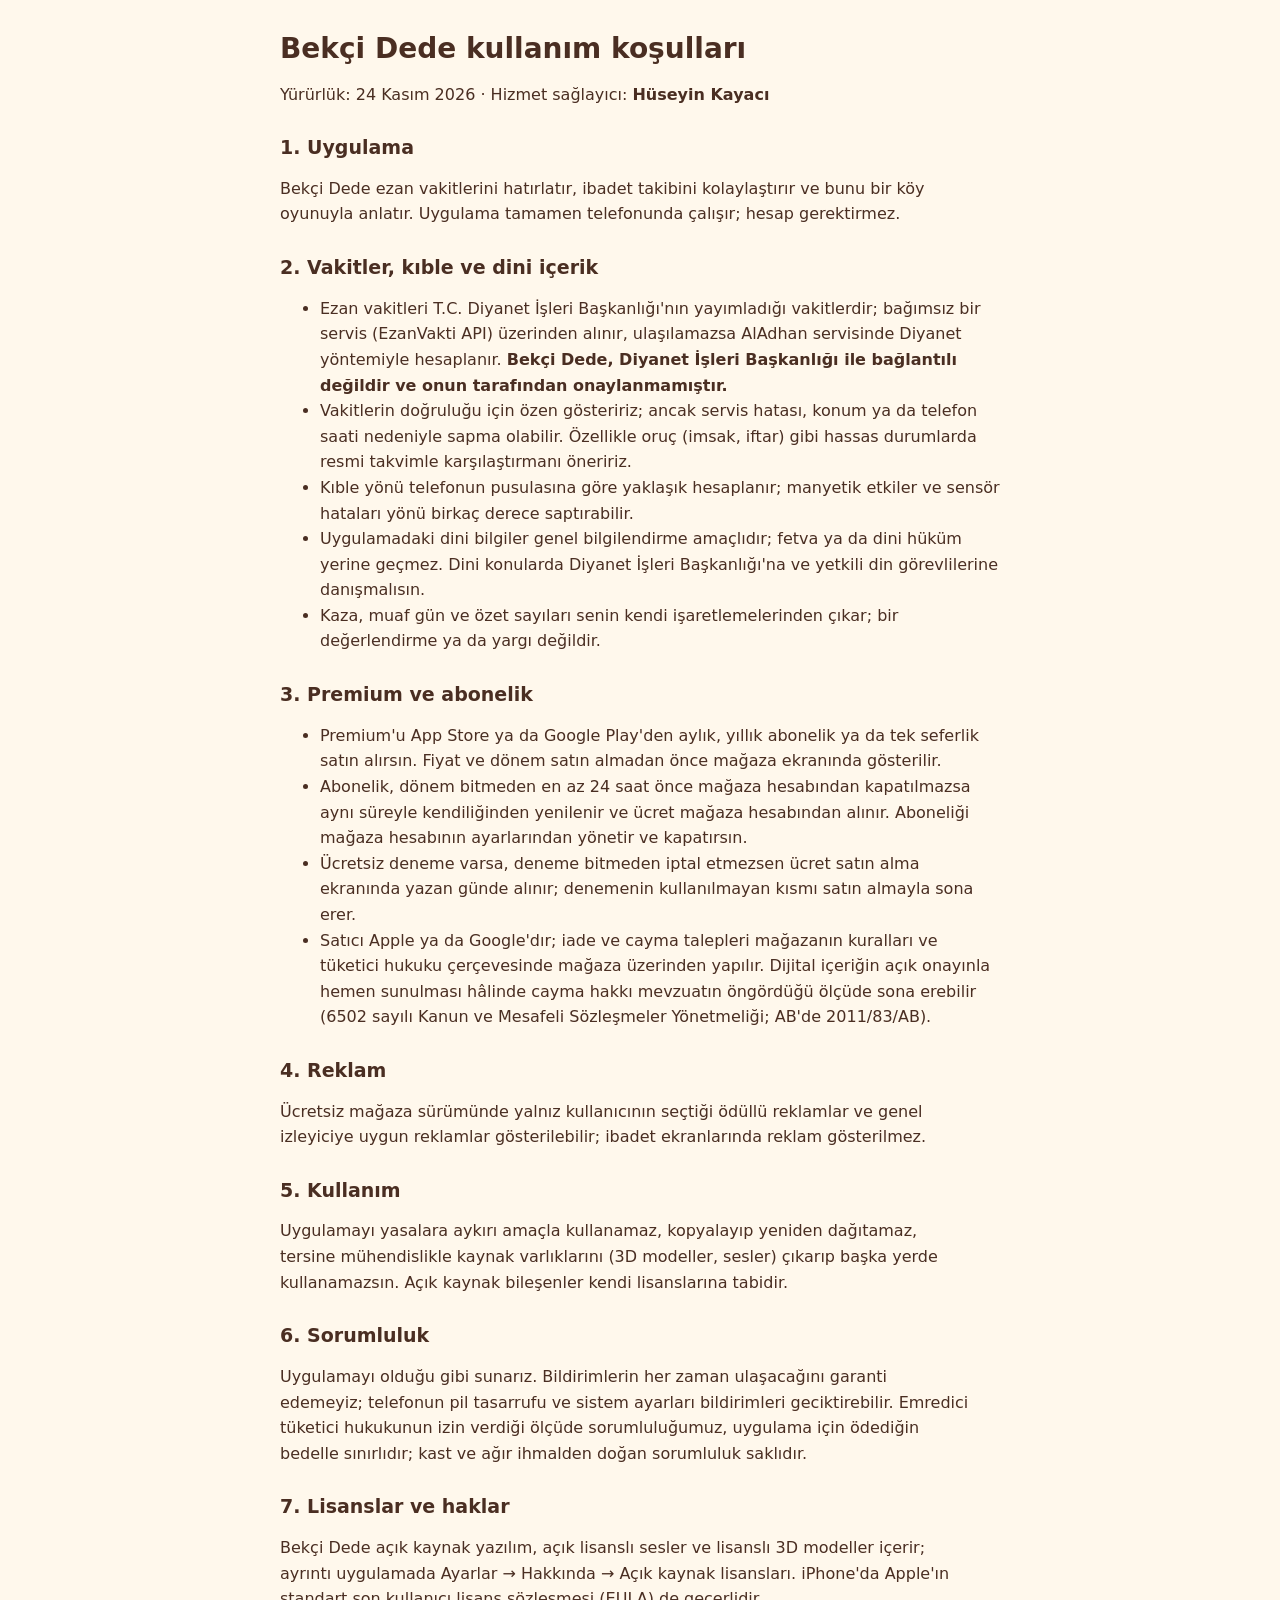
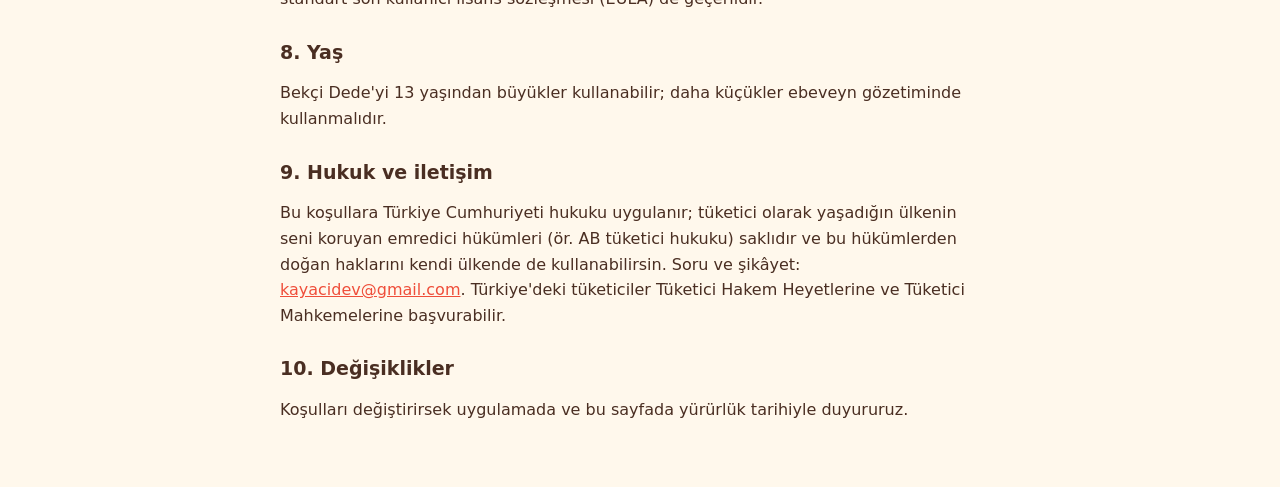
<file: terms.html>
<!doctype html>
<html lang="pl">
<head>
<meta charset="utf-8">
<meta name="viewport" content="width=device-width,initial-scale=1,viewport-fit=cover">
<title>Bekçi Dede · Koşullar</title>
<link rel="stylesheet" href="legal.css">
</head>
<body>
<main>


<section lang="tr" data-doc="terms">
<h1>Bekçi Dede kullanım koşulları</h1>
<p class="sub">Yürürlük: 24 Kasım 2026 · Hizmet sağlayıcı: <b>Hüseyin Kayacı</b></p>
<h2>1. Uygulama</h2>
<p>Bekçi Dede ezan vakitlerini hatırlatır, ibadet takibini kolaylaştırır ve bunu bir köy oyunuyla anlatır. Uygulama tamamen telefonunda çalışır; hesap gerektirmez.</p>
<h2>2. Vakitler, kıble ve dini içerik</h2>
<ul>
<li>Ezan vakitleri T.C. Diyanet İşleri Başkanlığı'nın yayımladığı vakitlerdir; bağımsız bir servis (EzanVakti API) üzerinden alınır, ulaşılamazsa AlAdhan servisinde Diyanet yöntemiyle hesaplanır. <b>Bekçi Dede, Diyanet İşleri Başkanlığı ile bağlantılı değildir ve onun tarafından onaylanmamıştır.</b></li>
<li>Vakitlerin doğruluğu için özen gösteririz; ancak servis hatası, konum ya da telefon saati nedeniyle sapma olabilir. Özellikle oruç (imsak, iftar) gibi hassas durumlarda resmi takvimle karşılaştırmanı öneririz.</li>
<li>Kıble yönü telefonun pusulasına göre yaklaşık hesaplanır; manyetik etkiler ve sensör hataları yönü birkaç derece saptırabilir.</li>
<li>Uygulamadaki dini bilgiler genel bilgilendirme amaçlıdır; fetva ya da dini hüküm yerine geçmez. Dini konularda Diyanet İşleri Başkanlığı'na ve yetkili din görevlilerine danışmalısın.</li>
<li>Kaza, muaf gün ve özet sayıları senin kendi işaretlemelerinden çıkar; bir değerlendirme ya da yargı değildir.</li>
</ul>
<h2>3. Premium ve abonelik</h2>
<ul>
<li>Premium'u App Store ya da Google Play'den aylık, yıllık abonelik ya da tek seferlik satın alırsın. Fiyat ve dönem satın almadan önce mağaza ekranında gösterilir.</li>
<li>Abonelik, dönem bitmeden en az 24 saat önce mağaza hesabından kapatılmazsa aynı süreyle kendiliğinden yenilenir ve ücret mağaza hesabından alınır. Aboneliği mağaza hesabının ayarlarından yönetir ve kapatırsın.</li>
<li>Ücretsiz deneme varsa, deneme bitmeden iptal etmezsen ücret satın alma ekranında yazan günde alınır; denemenin kullanılmayan kısmı satın almayla sona erer.</li>
<li>Satıcı Apple ya da Google'dır; iade ve cayma talepleri mağazanın kuralları ve tüketici hukuku çerçevesinde mağaza üzerinden yapılır. Dijital içeriğin açık onayınla hemen sunulması hâlinde cayma hakkı mevzuatın öngördüğü ölçüde sona erebilir (6502 sayılı Kanun ve Mesafeli Sözleşmeler Yönetmeliği; AB'de 2011/83/AB).</li>
</ul>
<h2>4. Reklam</h2>
<p>Ücretsiz mağaza sürümünde yalnız kullanıcının seçtiği ödüllü reklamlar ve genel izleyiciye uygun reklamlar gösterilebilir; ibadet ekranlarında reklam gösterilmez.</p>
<h2>5. Kullanım</h2>
<p>Uygulamayı yasalara aykırı amaçla kullanamaz, kopyalayıp yeniden dağıtamaz, tersine mühendislikle kaynak varlıklarını (3D modeller, sesler) çıkarıp başka yerde kullanamazsın. Açık kaynak bileşenler kendi lisanslarına tabidir.</p>
<h2>6. Sorumluluk</h2>
<p>Uygulamayı olduğu gibi sunarız. Bildirimlerin her zaman ulaşacağını garanti edemeyiz; telefonun pil tasarrufu ve sistem ayarları bildirimleri geciktirebilir. Emredici tüketici hukukunun izin verdiği ölçüde sorumluluğumuz, uygulama için ödediğin bedelle sınırlıdır; kast ve ağır ihmalden doğan sorumluluk saklıdır.</p>
<h2>7. Lisanslar ve haklar</h2>
<p>Bekçi Dede açık kaynak yazılım, açık lisanslı sesler ve lisanslı 3D modeller içerir; ayrıntı uygulamada Ayarlar → Hakkında → Açık kaynak lisansları. iPhone'da Apple'ın standart son kullanıcı lisans sözleşmesi (EULA) de geçerlidir.</p>
<h2>8. Yaş</h2>
<p>Bekçi Dede'yi 13 yaşından büyükler kullanabilir; daha küçükler ebeveyn gözetiminde kullanmalıdır.</p>
<h2>9. Hukuk ve iletişim</h2>
<p>Bu koşullara Türkiye Cumhuriyeti hukuku uygulanır; tüketici olarak yaşadığın ülkenin seni koruyan emredici hükümleri (ör. AB tüketici hukuku) saklıdır ve bu hükümlerden doğan haklarını kendi ülkende de kullanabilirsin. Soru ve şikâyet: <a href="mailto:kayacidev@gmail.com">kayacidev@gmail.com</a>. Türkiye'deki tüketiciler Tüketici Hakem Heyetlerine ve Tüketici Mahkemelerine başvurabilir.</p>
<h2>10. Değişiklikler</h2>
<p>Koşulları değiştirirsek uygulamada ve bu sayfada yürürlük tarihiyle duyururuz.</p>
</section>
</main>
<script src="legal.js"></script>
</body>
</html>
</file>
<file: legal.css>
/* Bekçi Dede yasal sayfaları: Domat paleti, tek sütun, ekran okuyucuya uygun */
:root{--cream:#fff8ec;--ink:#4a2e22;--ink-2:#7a5a4a;--accent:#ef4e3a;--leaf:#5aa845;--line:#eadfcd;color-scheme:light}
*{box-sizing:border-box}
body{margin:0;background:var(--cream);color:var(--ink);font:16px/1.6 Nunito,system-ui,-apple-system,"Segoe UI",sans-serif;padding:24px max(16px,env(safe-area-inset-left,0px)) 48px max(16px,env(safe-area-inset-right,0px))}
main{max-width:720px;margin:0 auto}
h1{font:700 28px/1.2 Fredoka,Nunito,system-ui,sans-serif;margin:8px 0 4px}
h2{font:700 19px/1.3 Fredoka,Nunito,system-ui,sans-serif;margin:28px 0 6px}
h3{font-size:16px;margin:18px 0 4px}
p,li{max-width:68ch}
a{color:var(--accent)}
.meta{color:var(--ink-2);font-size:14px}
.langs{display:flex;gap:6px;flex-wrap:wrap;margin:0 0 12px}
.langs a{padding:4px 12px;border-radius:999px;border:2px solid var(--line);text-decoration:none;color:var(--ink-2);font-weight:700;font-size:14px}
.langs a[aria-current="true"]{border-color:var(--accent);color:var(--accent)}
.fill{background:#ffe9a8;border-radius:4px;padding:0 4px}
table{border-collapse:collapse;width:100%;font-size:14px}
.tw{overflow-x:auto}
th,td{text-align:left;padding:6px 8px;border-bottom:1px solid var(--line);vertical-align:top}
pre{white-space:pre-wrap;background:#fff;border:1px solid var(--line);border-radius:10px;padding:12px;font-size:12.5px;line-height:1.45;overflow-x:auto}
section[lang]{display:none}
section[lang].on{display:block}
</file>
